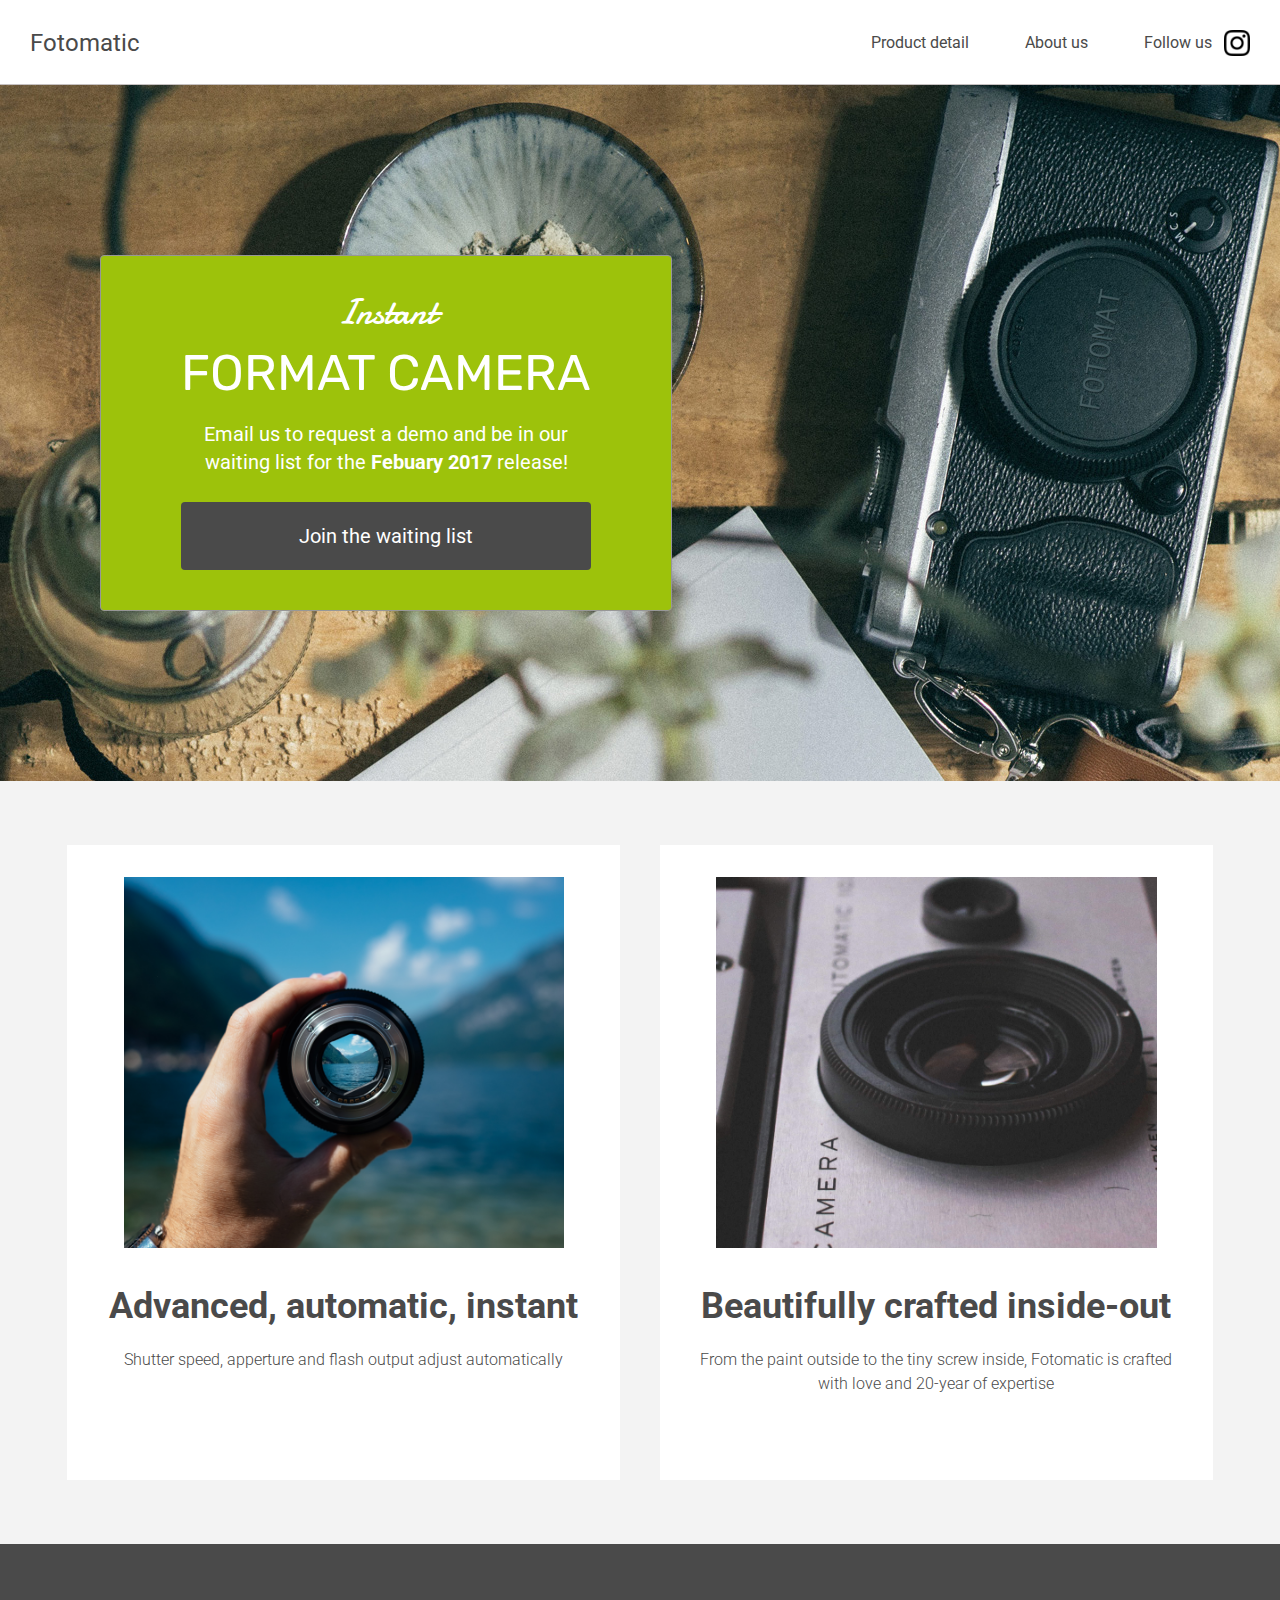
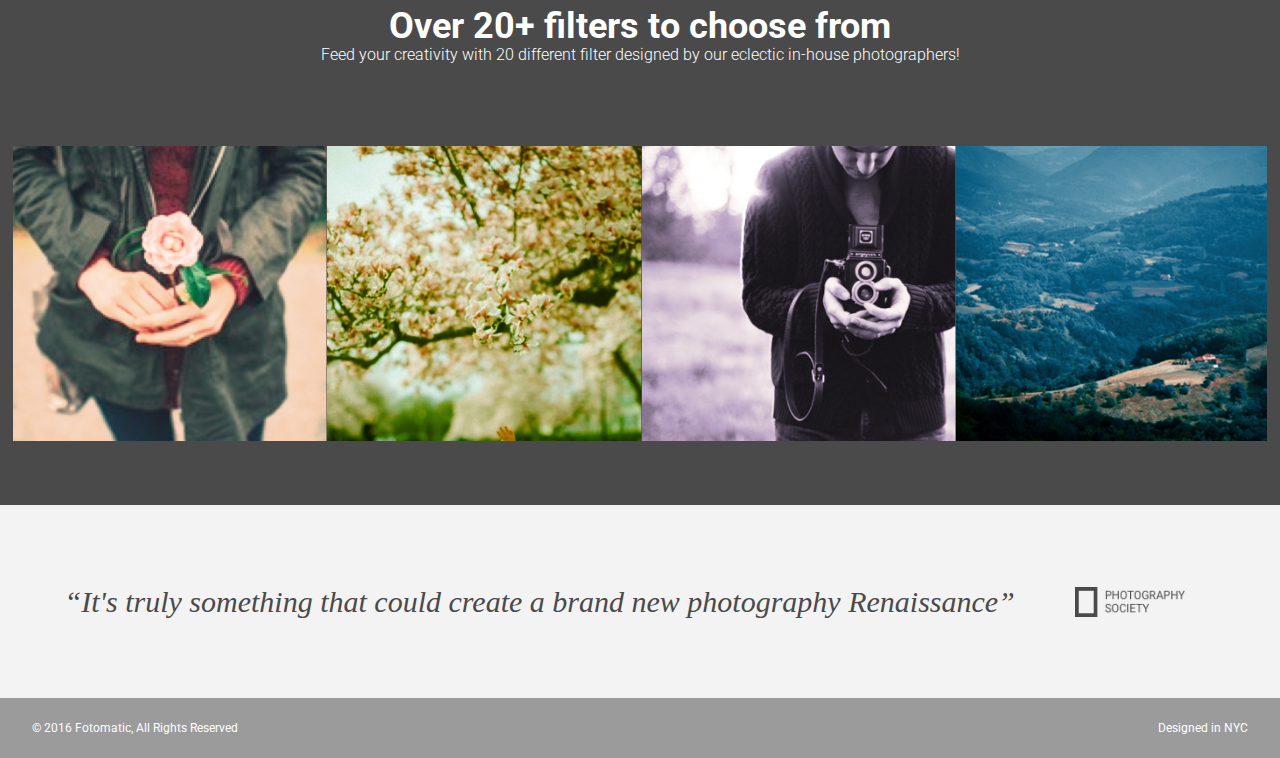
<file: index.html>
<!DOCTYPE html>
<html>
<head>
  <link href="https://fonts.googleapis.com/css?family=Damion" rel="stylesheet">
  <link href="https://fonts.googleapis.com/css?family=Rubik" rel="stylesheet">
  <link href="https://fonts.googleapis.com/css?family=Roboto:300,400,600,700" rel="stylesheet">
  <link rel="stylesheet" href="./resources/css/reset.css">
  <link rel="stylesheet" href="./resources/css/style.css">
  <meta charset="UTF-8">
  <meta name="viewport" content="width=device-width, initial-scale=1.0">
</head>
<body>
  <!-- Header -->
  <header>
    <div class="content">
      <a href="index.html" class="desktop logo">Fotomatic</a>
      <nav class="desktop">
        <ul>
          <li><a href="#">Product detail</a></li>
          <li><a href="#">About us</a></li>
          <li><a href="https://www.instagram.com/">Follow us <img class="icon" src="./resources/images/instagram.png"></a></li>
        </ul>
      </nav>
      <nav class="mobile">
        <ul>
          <li><a href="#"><img src="./resources/images/ic-logo.svg"></a></li>
          <li><a href="#"><img src="./resources/images/ic-product-detail.svg"></a></li>
          <li><a href="#"><img src="./resources/images/ic-about-us.svg"></a></li>
          <li><a href="#" class="button">Join us</a></li>
        </ul>
      </nav>
    </div>
  </header>

  <!-- Main Content -->
  <div class="main-content">

    <!-- Sign Up Section -->
    <div id="sign-up-section" class="banner">
      <div id="sign-up-cta">
        <div class="content center">
          <div class="header">
            <h2 class="cursive">Instant</h2>
            <h1 class="striking">FORMAT CAMERA</h1>
          </div>
          <div class="email">
            <span>
              Email us to request a demo and be in our waiting list for the <strong>Febuary 2017</strong> release!
            </span>
            <div class="button">Join the waiting list</div>
          </div>
        </div>
      </div>
    </div>

    <!-- Features Section -->
    <div id="features-section">
      <div id="first" class="feature">
        <div class="center">
          <div class="image-container">
            <img src="./resources/images/feature-1.png" />
          </div>
          <div class="content">
            <h2>Advanced, automatic, instant</h2>
            <h3>Shutter speed, apperture and flash output adjust automatically</h3>
          </div>
        </div>
      </div>
      <div id="second" class="feature">
        <div class="center">
          <div class="image-container">
            <img src="./resources/images/feature-2.png" />
          </div>
          <div class="content">
            <h2>Beautifully crafted inside-out</h2>
            <h3>From the paint outside to the tiny screw inside, Fotomatic is crafted with love and 20-year of expertise</h3>
          </div>
        </div>
      </div>
    </div>

    <!-- Filters Section -->
    <div id="filters-section">
      <div class="content center">
        <h2>Over 20+ filters to choose from</h2>
        <h3>Feed your creativity with 20 different filter designed by our eclectic in-house photographers!</h3>
      </div>
      <div class="images-container">
        <div class="image-container">
          <img src="./resources/images/filter-1.png" />
        </div>
        <div class="image-container">
          <img src="./resources/images/filter-2.png" />
        </div>
        <div class="image-container">
          <img src="./resources/images/filter-3.png" />
        </div>
        <div class="image-container extra">
          <img src="./resources/images/filter-4.png" />
        </div>
      </div>
    </div>

    <!-- Quotes Section -->
    <div id="quotes-section">
      <div class="content center">
        <span class="quote">“It's truly something that could create a brand new photography Renaissance”</span>
        <img class="quote-citation" src="./resources/images/photography-logo.png"/>
      </div>
    </div>

    <!-- Footer -->
    <footer>
      <div class="content">
        <span class="copyright">© 2016  Fotomatic, All Rights Reserved</span>
        <span class="location">Designed in NYC</span>
      </div>
    </footer>

  </div>
</body>
</html>
</file>
<file: resources/css/style.css>
/* Universal Styles */

* {
  box-sizing: border-box;
 }

html {
  font-family: "Roboto", sans-serif;
  font-size: 16px;
}

.main-content {
  position: relative;
  top: 5.3125rem; /* To offset for fixed header. */
}

.center {
  text-align: center;
}

.button {
  border-radius: 4px;
  background-color: #4a4a4a;
  color: white;
}

.image-container {
  overflow: hidden;
}

.image-container img {
  display: block;
}

@media only screen and (max-width: 760px) {
  .main-content {
    top: 2.5625rem;
  }
}

/* Header */

header {
  position: fixed;
  width: 100%;
  height: 5.3125rem;
  border-bottom: solid 1px #c6c1c1;
  background-color: white;
}

header .content {
  display: flex;
  align-items: center;
  padding: 1.875rem;
  box-sizing: border-box;
}

header .logo {
  flex: 1;
  color: #4a4a4a;
  font-size: 1.5rem;
  font-family: "Roboto", sans-serif;
  font-weight: 400;
}

header nav ul {
  display: flex;
  justify-content: center;
  align-items: center;
}

nav li {
  padding-left: 3.5rem;
}

nav a {
  vertical-align: bottom;
  line-height: 1.6;
  font-size: 1rem;
  color: #4a4a4a;
  font-family: "Roboto", sans-serif;
  font-weight: 400;
  display: flex;
  justify-content: center;
  align-items: center;
}

header .icon {
  height: 1.6rem;
  padding-left: .75rem;
}

header .mobile {
  display: none;
}

@media only screen and (min-width: 480px) and (max-width: 768px) {

  header {
    display: flex;
  }

  header .content {
    flex: 1 2 auto;
  }

  header .desktop {
    display: inline-flex;
  }

  header .mobile {
    display: inline-flex;
    flex-wrap: nowrap;
    height: auto;
  }

  header .mobile li {
    display: none;
  }

  header .mobile li:last-child {
    display: block;
    padding-left: 1.5rem;
    justify-self: center;
  }

  header .mobile .button {
    padding: .1875rem .5rem;
    background-color: #9dc20b;
    line-height: 1.6;
    color: white;
  }
  .main-content {
    position: relative;
    top: 5.3125rem; /* To offset for fixed header. */
    box-sizing: border-box;
  }
}


@media only screen and (max-width: 480px) {

  header {
    position: fixed;
    width: 100%;
    height: 3rem;
    border-bottom: solid 1px #c6c1c1;
    background-color: white;
  }
  header .content {
    display: flex;
    align-items: center;
    padding: 1.875rem 0rem;
    box-sizing: border-box;
    width: 100%;
  }

  header .desktop {
    display: none;
  }

  header .mobile {
    display: block;
    width: 100%;
    box-sizing: border-box;
  }

  header .content {
    box-sizing: border-box;
    padding: .5rem 0rem;
    height: 3rem;
    width: 100%;
  }

  header .mobile ul {
    display: flex;
    justify-content: space-around;
    align-items: center;
    width: 100%;
  }

  header .mobile li {
    padding: 0;
  }

  header .mobile .button {
    padding: .1875rem .5rem;
    background-color: #9dc20b;
    line-height: 1.6;
    color: white;
    border-radius: 4px;
  }

  .main-content {
    position: relative;
    top: 3rem; /* To offset for fixed header. */
    box-sizing: border-box;
  }
}

/* Sign Up Section */

#sign-up-section {
  width: 100%;
  display: flex;
  justify-content: flex-start;
  align-items: flex-start;
  height: 43.5rem;
  background-image: url("../images/banner-landingpage.jpg");
  background-size: cover;
  background-position: center;
}

#sign-up-cta {
  padding: 0 5rem 2.5rem 5rem;
  border: solid 1px #979797;
  border-radius: 4px;
  background-color: #9dc20b;
  position: relative;
  left: 6.25rem;
  top: 10.625rem;
}

#sign-up-cta .content {
  width: 25.625rem;
  margin-top: 2rem;
  font-family: "Roboto", sans-serif;
  font-size: 1.25rem;
  line-height: 1.4;
  color: white;
}

#sign-up-cta h1 {
  font-size: 3.125rem;
}

#sign-up-cta h2 {
  font-size: 2.25rem;
}

#sign-up-cta span strong {
  font-weight: bold;
}

#sign-up-cta .cursive {
  font-family: "Damion", cursive;
}

#sign-up-cta .striking {
  font-family: "Rubik", sans-serif;
  padding-bottom: .75rem;
}

#sign-up-cta .button {
  margin-top: 1.625rem;
  padding: 1.25rem 7.25rem;

}

@media only screen and (max-width: 768px) {
  #sign-up-section {
    align-items: center;
    justify-content: center;
    width: 100%;
    height: 20rem;
    box-sizing: border-box;
  }

  #sign-up-cta {
    position: static;
    width: auto;
    height: auto;
    background-color: transparent;
    border: none;
  }

  #sign-up-cta .content {
    margin-top: 0;
    width: 100%;
  }

  #sign-up-cta .email {
    display: none;
  }

  #sign-up-cta h1 {
    font-size: 3.125rem;
  }

  #sign-up-cta h2 {
    font-size: 2.25rem;
  }
}

@media only screen and (max-width: 480px) {

  #sign-up-section {
    width: 100%;
    height: 20rem;
    box-sizing: border-box;
  }

  #sign-up-cta {
    position: static;
    width: auto;
    height: auto;
    padding: 0rem;
    background-color: transparent;
    border: none;
  }

  #sign-up-cta h1 {
    font-size: 2.25rem;
  }

  #sign-up-cta h2 {
    font-size: 2rem;
  }
}

/* Features Section */

#features-section {
  width: 100%;
  overflow: hidden;
  display: flex;
  justify-content: center;
  padding: 4rem 5%;
  background-color: #f3f3f3;
}

.feature {
  flex: 1;
  padding: 2rem;
  margin: 0px 1.25rem;
  background-color: white;
  width: 48%;
  height: 39.68rem;
}

.feature .center {
  height: 100%;
  width: 100%;
}

.feature .image-container {
  width: 90%;
  height: 65%;
  margin: 0 auto;
  overflow: hidden;
  display: flex;
  justify-content: center;
}

.feature .image-container img {
  height: 100%;
}

.feature h2 {
  padding-bottom: .5rem;
  font-size: 2.25rem;
  font-weight: bold;
  color: #4a4a4a;
  margin-top: 2.5rem;
}

.feature h3 {
  font-size: 1rem;
  margin-top: 1rem;
  line-height: 1.5;
  font-weight: 300;
  color: #4a4a4a;
}

@media only screen and (max-width: 768px) {
  #features-section {
    padding: 1.5rem 2%;
  }

  .feature {
    min-height: 22rem;
    max-height: 25rem;
    width: 100%;
    display: flex;
    align-items: stretch;
    margin: 0rem 0.5rem;
  }

  .feature .image-container {
    width: 90%;
    height: 50%;
    margin: 0 auto;
    overflow: hidden;
    display: flex;
    justify-content: center;
  }

  .feature h2 {
    margin: 0.5rem 0rem 0rem 0rem;
    font-size: 1.125rem;
    line-height: 1.3;
    font-weight: normal;
  }

  .feature h3 {
    margin: 0rem;
    font-size: .875rem;
    line-height: 1.4;
    text-align: stretch;
  }

  .feature .center {
    width: 100%;
    height: 90%;
  }

  .feature .image-container {
    width: 90%;
    height: 65%;
    margin: 0 auto;
    overflow: hidden;
  }

  .feature .image-container img {
    width: 100%;
  }
}

@media only screen and (max-width: 480px) {
  #features-section {
    display: flex;
    flex-flow: column;
    justify-content: center;
    align-items: center;
    padding: 0;
  }

  .feature {
    margin: 0;
    padding: 1.25rem 1rem 0 1rem;
  }

  .feature .center {
    margin-top: 1rem;
    margin-bottom: 1.875rem;
  }

  .feature h2 {
    font-size: 1.125rem;
    font-family: "Roboto", sans-serif;
    line-height: 1.3;
  }

  .feature h3 {
    font-size: 0.875rem;
    line-height: 1.4;
  }
  
  #first {
    background-color: #f3f3f3;
  }
}
/* Filters Section */

#filters-section {
  padding: 4rem 0;
  background-color: #4a4a4a;
}

#filters-section .content {
  padding: 0 .625rem;
  margin-bottom: 5rem;
}

#filters-section .content h2 {
  font-size: 2.25rem;
  font-weight: bold;
  color: white;
}

#filters-section .content h3 {
  font-size: 1rem;
  line-height: 1.4;
  font-weight: 300;
  color: white;
}

#filters-section .images-container {
  display: flex;
  max-width: 100%;
  padding: 0 1%;
  justify-content: center;
}

#filters-section .image-container img {
  width: 100%;
}

@media only screen and (max-width: 768px) {
  #filters-section {
    padding: 1.5rem 0 0 0;
  }

  #filters-section .content {
    margin-bottom: 0rem;
  }

  #filters-section .content h2 {
    padding-bottom: .625rem;
    font-size: 1.125rem;
    line-height: 1.3;
    font-weight: normal;
  }

  #filters-section .content h3 {
    font-size: .875rem;
    line-height: 1.4;
    margin-bottom: 1.875rem;
  }

  #filters-section .images-container {
    padding: 0rem;
  }

  #filters-section .extra {
    display: block;
  }
}

/* Quotes Section */

#quotes-section {
  background-color: #f3f3f3;
}

#quotes-section .content {
  padding: 5rem 0;
  display: flex;
  justify-content: center;
  align-items: center;
}

#quotes-section .quote {
  padding-right: 1.875rem;
  font-family: "Palatino", serif;
  font-size: 1.875rem;
  line-height: 1.1;
  font-style: italic;
  color: #4a4a4a;
}

#quotes-section .quote-citation {
  height: 1.875rem;
  margin: auto 1.875rem;
};

@media only screen and (max-width: 768px) {
  #quotes-section .content {
    padding: 1.875rem 0.625rem;
  }

  #quotes-section .quote {
    font-size: 1.5rem;
    line-height: 1.4;
    margin-left: 0.625rem;
    text-align: stretch;
  }

  #quotes-section .quote-citation {
    display: block;
    padding-top: 1rem;
    margin: auto;
  }
}

@media only screen and (max-width: 480px){
    #quotes-section .content {
    padding: 1.875rem 0.625rem;
    flex-direction: column;
    justify-content: center;
    align-items: center;
  }

  #quotes-section .quote {
    font-size: 1.5rem;
    line-height: 1.4;
    margin-left: 0.625rem;
    text-align: stretch;
  }

  #quotes-section .quote-citation {
    display: block;
    padding-top: 1rem;
    margin: auto;
    height: 3rem;
  }
}


/* Footer */

footer {
  background-color: #9b9b9b;
  padding: 1.5rem 2rem;
}

footer .content {
  color: white;
  display: flex;
  font-size: .75rem;
}

footer .copyright {
  flex-grow: 1;
}

@media only screen and (max-width: 480px) {
  footer .content {
    font-size: .625rem;
  }
}

@font-face {
  font-family: "Palatino";
  src: url("../fonts/palatino-italic/palatin.ttf") format("truetype");
}
</file>
